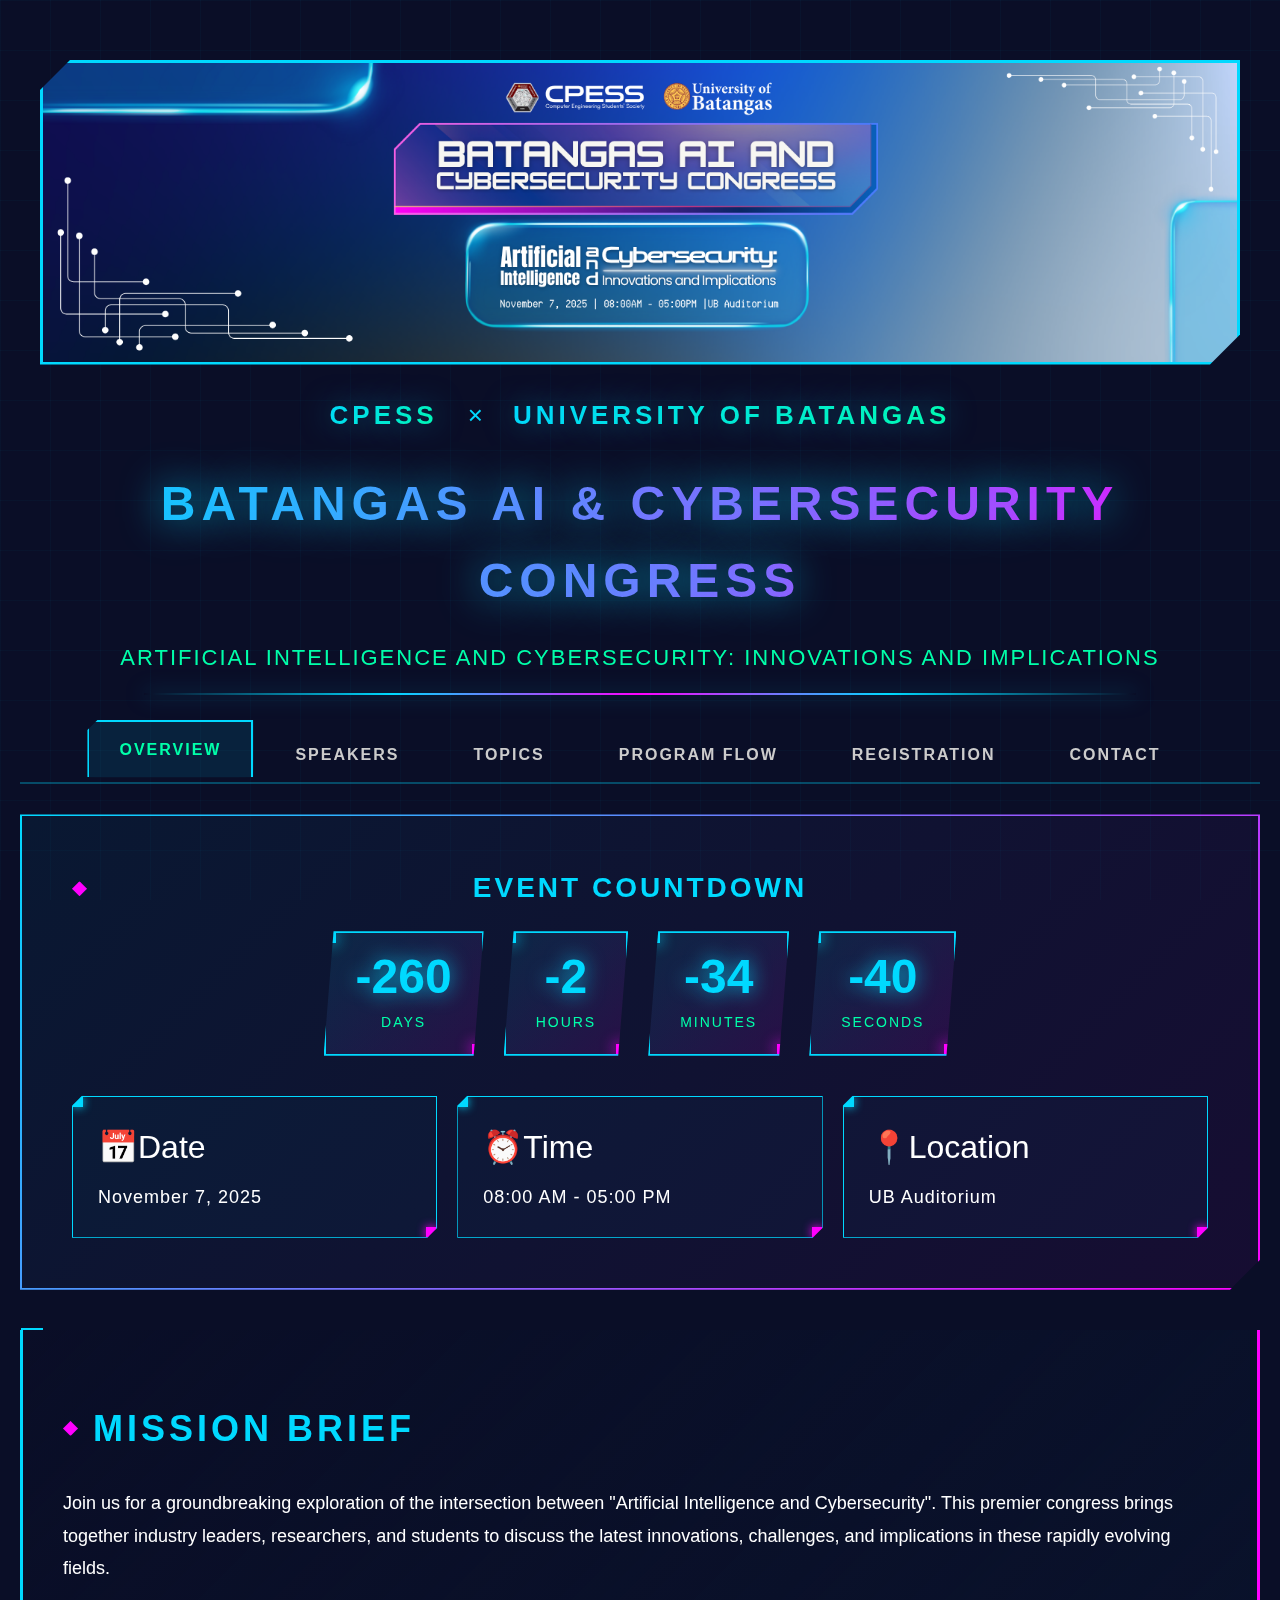
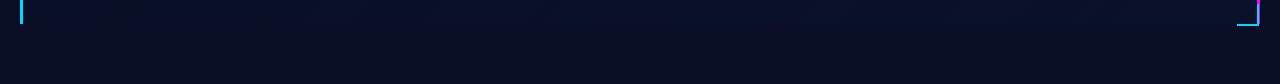
<file: index.html>
<!DOCTYPE html>
<html lang="en">
<head>
    <meta charset="UTF-8">
    <meta name="viewport" content="width=device-width, initial-scale=1.0">
    <title>Batangas AI & Cybersecurity Congress 2025</title>
    <style>
        /* Base and Background Styles */
        * {
            margin: 0;
            padding: 0;
            box-sizing: border-box;
        }

        body {
            font-family: 'Orbitron', 'Rajdhani', sans-serif;
            background: #0a0e27;
            color: #fff;
            line-height: 1.6;
            overflow-x: hidden;
        }

        .grid-bg {
            position: fixed;
            top: 0;
            left: 0;
            width: 100%;
            height: 100%;
            background: 
                linear-gradient(rgba(0, 217, 255, 0.03) 1px, transparent 1px),
                linear-gradient(90deg, rgba(0, 217, 255, 0.03) 1px, transparent 1px);
            background-size: 50px 50px;
            pointer-events: none;
            z-index: 0;
        }

        .particles {
            position: fixed;
            top: 0;
            left: 0;
            width: 100%;
            height: 100%;
            pointer-events: none;
            z-index: 0;
        }

        .particle {
            position: absolute;
            width: 3px;
            height: 3px;
            background: #00d9ff;
            border-radius: 50%;
            animation: float-particle 8s infinite ease-in-out;
            box-shadow: 0 0 10px #00d9ff;
        }

        @keyframes float-particle {
            0%, 100% { transform: translateY(0) translateX(0); opacity: 0.3; }
            50% { transform: translateY(-100px) translateX(50px); opacity: 1; }
        }

        .container {
            position: relative;
            z-index: 1;
            max-width: 1400px;
            margin: 0 auto;
            padding: 20px;
        }

        header {
            text-align: center;
            padding: 40px 0 20px 0;
            position: relative;
        }

        .header-image-container {
            width: 100%;
            max-width: 1200px;
            margin: 0 auto 30px;
            overflow: hidden;
            border: 3px solid #00d9ff;
            box-shadow: 0 0 30px rgba(0, 217, 255, 0.4);
            clip-path: polygon(30px 0, 100% 0, 100% calc(100% - 30px), calc(100% - 30px) 100%, 0 100%, 0 30px);
        }

        .header-image-container img {
            width: 100%;
            height: auto;
            display: block;
        }

        header::after {
            content: '';
            position: absolute;
            bottom: 0;
            left: 50%;
            transform: translateX(-50%);
            width: 80%;
            height: 2px;
            background: linear-gradient(90deg, transparent, #00d9ff, #ff00ff, #00d9ff, transparent);
            box-shadow: 0 0 20px rgba(0, 217, 255, 0.5);
        }

        .logos {
            display: flex;
            justify-content: center;
            align-items: center;
            gap: 30px;
            margin-bottom: 30px;
            flex-wrap: wrap;
        }

        .logo-text {
            font-size: 26px;
            font-weight: 900;
            letter-spacing: 4px;
            background: linear-gradient(135deg, #00d9ff, #00ffaa);
            -webkit-background-clip: text;
            -webkit-text-fill-color: transparent;
            text-transform: uppercase;
            text-shadow: 0 0 30px rgba(0, 217, 255, 0.5);
        }

        .divider {
            color: #00d9ff;
            font-size: 26px;
        }

        h1 {
            font-size: 48px;
            margin: 30px 0 20px;
            text-transform: uppercase;
            letter-spacing: 6px;
            background: linear-gradient(90deg, #00d9ff 0%, #ff00ff 50%, #00d9ff 100%);
            background-size: 200% auto;
            -webkit-background-clip: text;
            -webkit-text-fill-color: transparent;
            animation: shimmer 3s linear infinite;
            text-shadow: 0 0 40px rgba(0, 217, 255, 0.8);
        }

        @keyframes shimmer {
            0% { background-position: 0% center; }
            100% { background-position: 200% center; }
        }

        .subtitle {
            font-size: 22px;
            color: #00ffaa;
            letter-spacing: 2px;
            text-transform: uppercase;
        }

        /* Tab Navigation Styles */
        .tabs-nav {
            display: flex;
            justify-content: center;
            flex-wrap: wrap;
            margin: 30px 0;
            border-bottom: 2px solid rgba(0, 217, 255, 0.3);
            gap: 10px;
        }

        .tab-item {
            padding: 15px 30px;
            color: #ccc;
            text-decoration: none;
            text-transform: uppercase;
            letter-spacing: 2px;
            font-weight: bold;
            cursor: pointer;
            border: 2px solid transparent;
            border-bottom: none;
            position: relative;
            transition: all 0.3s ease;
            clip-path: polygon(10px 0, 100% 0, 100% 100%, 0 100%, 0 10px);
        }

        .tab-item:hover {
            color: #00d9ff;
            background: rgba(0, 217, 255, 0.05);
        }

        .tab-item.active {
            color: #00ffaa;
            border-color: #00d9ff;
            background: rgba(0, 217, 255, 0.1);
            box-shadow: 0 -5px 20px rgba(0, 217, 255, 0.4);
            transform: translateY(-5px);
            z-index: 2;
        }

        .tab-item.active::after {
            content: '';
            position: absolute;
            bottom: -2px;
            left: 0;
            width: 100%;
            height: 2px;
            background: #0a0e27;
            z-index: 3;
        }

        .main-section {
            display: none;
            animation: fadeIn 0.5s ease-in-out;
        }

        .main-section.active {
            display: block;
        }

        @keyframes fadeIn {
            from { opacity: 0; transform: translateY(20px); }
            to { opacity: 1; transform: translateY(0); }
        }

        .hero-section {
            margin: 0;
            padding: 50px;
            background: linear-gradient(135deg, rgba(0, 217, 255, 0.05), rgba(255, 0, 255, 0.05));
            border: 2px solid transparent;
            border-image: linear-gradient(135deg, #00d9ff, #ff00ff) 1;
            position: relative;
            clip-path: polygon(0 0, 100% 0, 100% calc(100% - 30px), calc(100% - 30px) 100%, 0 100%);
        }

        .section {
            margin: 40px 0;
            padding: 40px;
            background: linear-gradient(135deg, rgba(10, 14, 39, 0.9), rgba(0, 217, 255, 0.02));
            border-left: 3px solid #00d9ff;
            border-right: 3px solid #ff00ff;
            position: relative;
        }
        
        h2 {
            font-size: 36px;
            margin: 30px 0 30px;
            text-transform: uppercase;
            letter-spacing: 4px;
            color: #00d9ff;
            position: relative;
            padding-left: 30px;
        }
        
        .event-grid {
            display: grid;
            grid-template-columns: repeat(auto-fit, minmax(250px, 1fr));
            gap: 20px;
            margin-top: 30px;
        }

        .event-item {
            padding: 25px;
            background: rgba(0, 217, 255, 0.03);
            border: 1px solid #00d9ff;
            clip-path: polygon(10px 0, 100% 0, 100% calc(100% - 10px), calc(100% - 10px) 100%, 0 100%, 0 10px);
            position: relative;
            transition: all 0.3s ease;
        }

        .event-item::before {
            content: '';
            position: absolute;
            top: 0;
            left: 0;
            width: 10px;
            height: 10px;
            background: #00d9ff;
            box-shadow: 0 0 10px #00d9ff;
        }

        .event-item::after {
            content: '';
            position: absolute;
            bottom: 0;
            right: 0;
            width: 10px;
            height: 10px;
            background: #ff00ff;
            box-shadow: 0 0 10px #ff00ff;
        }

        .event-item:hover {
            transform: translateY(-5px);
            background: rgba(0, 217, 255, 0.08);
            box-shadow: 0 10px 40px rgba(0, 217, 255, 0.3);
        }

        .event-icon {
            font-size: 32px;
            margin-bottom: 10px;
            display: block;
        }

        .event-text {
            font-size: 18px;
            color: #fff;
            letter-spacing: 1px;
        }

        h2::before {
            content: '';
            position: absolute;
            left: 0;
            top: 50%;
            transform: translateY(-50%);
            width: 15px;
            height: 15px;
            background: #ff00ff;
            box-shadow: 0 0 20px #ff00ff;
            clip-path: polygon(50% 0%, 100% 50%, 50% 100%, 0% 50%);
        }

        .section::before,
        .section::after {
            content: '';
            position: absolute;
            width: 20px;
            height: 20px;
            border: 2px solid #00d9ff;
        }

        .section::before {
            top: -2px;
            left: -2px;
            border-right: none;
            border-bottom: none;
        }

        .section::after {
            bottom: -2px;
            right: -2px;
            border-left: none;
            border-top: none;
        }

        .speaker-card {
            margin: 30px 0;
            padding: 30px;
            background: linear-gradient(135deg, rgba(0, 217, 255, 0.05), rgba(255, 0, 255, 0.05));
            border: 1px solid rgba(0, 217, 255, 0.3);
            display: flex;
            align-items: center;
            gap: 30px;
            flex-wrap: wrap;
            position: relative;
            clip-path: polygon(20px 0, 100% 0, 100% calc(100% - 20px), calc(100% - 20px) 100%, 0 100%, 0 20px);
            transition: all 0.3s ease;
        }

        .speaker-card:hover {
            transform: translateX(10px);
            box-shadow: -10px 10px 40px rgba(0, 217, 255, 0.3);
            border-color: #00d9ff;
        }

        .speaker-photo {
            flex-shrink: 0;
            width: 180px;
            height: 180px;
            position: relative;
        }

        .speaker-photo::before {
            content: '';
            position: absolute;
            top: -10px;
            left: -10px;
            right: -10px;
            bottom: -10px;
            border: 2px solid #00d9ff;
            border-radius: 50%;
            animation: rotate-border 4s linear infinite;
        }

        @keyframes rotate-border {
            0% { transform: rotate(0deg); }
            100% { transform: rotate(360deg); }
        }

        .speaker-photo-inner {
            width: 100%;
            height: 100%;
            border-radius: 50%;
            overflow: hidden;
            border: 3px solid #0a0e27;
            background: linear-gradient(135deg, #1a2744, #0d3a52);
            box-shadow: 0 0 30px rgba(0, 217, 255, 0.5), inset 0 0 20px rgba(0, 217, 255, 0.2);
            display: flex;
            justify-content: center;
            align-items: center;
            color: transparent;
            font-size: 10px;
            background-size: cover;
            background-position: center;
            background-repeat: no-repeat;
            background-blend-mode: normal; 
        }

        /* Speaker Photos */
        .speaker-jerry .speaker-photo-inner {
            background-image: url('8bf00dbf-f4f1-4381-bd97-390cbe5c0e16 (2).jpg');
        }

        .speaker-elvie .speaker-photo-inner {
            background-image: url('c19e6e19-b231-4892-a10a-852aadd645a2 (1).jpg'); 
        }

        .speaker-johnfrancis .speaker-photo-inner {
            background-image: url('577620126_851665863877662_3407797244410410849_n.jpg');
        }

        .speaker-johnelmer .speaker-photo-inner {
            background-image: url('566593844_1740275639978082_5798005922789543004_n.jpg');
        }

        .speaker-info {
            flex: 1;
            min-width: 250px;
        }

        .speaker-name {
            font-size: 28px;
            color: #00d9ff;
            margin-bottom: 10px;
            text-transform: uppercase;
            letter-spacing: 2px;
        }

        .speaker-title {
            font-size: 18px;
            color: #00ffaa;
            margin-bottom: 15px;
            letter-spacing: 1px;
        }

        .speaker-desc {
            color: #ccc;
            line-height: 1.8;
        }

        ul {
            list-style: none;
            padding: 20px 0;
        }

        li {
            padding: 15px 0;
            padding-left: 40px;
            position: relative;
            font-size: 16px;
            letter-spacing: 1px;
        }

        li::before {
            content: '▸';
            position: absolute;
            left: 0;
            color: #00d9ff;
            font-size: 24px;
            animation: pulse-arrow 2s ease-in-out infinite;
        }

        @keyframes pulse-arrow {
            0%, 100% { transform: translateX(0); }
            50% { transform: translateX(5px); }
        }

        .registration-box {
            margin: 30px 0;
            padding: 30px;
            background: linear-gradient(135deg, rgba(255, 0, 255, 0.1), rgba(0, 217, 255, 0.1));
            border: 2px solid #00d9ff;
            position: relative;
            clip-path: polygon(0 0, calc(100% - 30px) 0, 100% 30px, 100% 100%, 30px 100%, 0 calc(100% - 30px));
        }

        .registration-box::before {
            content: '';
            position: absolute;
            top: 0;
            right: 0;
            width: 0;
            height: 0;
            border-style: solid;
            border-width: 0 30px 30px 0;
            border-color: transparent #00d9ff transparent transparent;
        }

        .registration-box::after {
            content: '';
            position: absolute;
            bottom: 0;
            left: 0;
            width: 0;
            height: 0;
            border-style: solid;
            border-width: 30px 0 0 30px;
            border-color: transparent transparent transparent #ff00ff;
        }

        .reg-steps {
            margin: 20px 0;
        }

        .reg-step {
            padding: 15px;
            margin: 15px 0;
            background: rgba(0, 217, 255, 0.05);
            border-left: 4px solid #00d9ff;
            position: relative;
            padding-left: 60px;
        }

        .reg-step::before {
            content: attr(data-step);
            position: absolute;
            left: 15px;
            top: 50%;
            transform: translateY(-50%);
            font-size: 24px;
            font-weight: bold;
            color: #00d9ff;
        }

        .cta-button {
            display: inline-block;
            padding: 18px 50px;
            margin: 20px 10px;
            background: linear-gradient(135deg, #00d9ff, #ff00ff);
            color: #fff;
            text-decoration: none;
            text-transform: uppercase;
            letter-spacing: 2px;
            font-weight: bold;
            clip-path: polygon(10px 0, 100% 0, calc(100% - 10px) 100%, 0 100%);
            position: relative;
            transition: all 0.3s ease;
            box-shadow: 0 5px 25px rgba(0, 217, 255, 0.4);
        }

        .cta-button:hover {
            transform: translateY(-3px);
            box-shadow: 0 10px 40px rgba(0, 217, 255, 0.6);
        }

        .contact-grid {
            display: flex;
            justify-content: center;
            gap: 40px;
            margin: 30px 0;
            flex-wrap: wrap;
        }

        .contact-item {
            padding: 15px 30px;
            background: rgba(0, 217, 255, 0.05);
            border: 1px solid #00d9ff;
            clip-path: polygon(10px 0, 100% 0, calc(100% - 10px) 100%, 0 100%);
        }

        .contact-item a {
            color: #00d9ff;
            text-decoration: none;
            letter-spacing: 1px;
            transition: color 0.3s ease;
        }

        .contact-item a:hover {
            color: #ff00ff;
        }

        .countdown-box {
            padding: 20px 30px;
            background: linear-gradient(135deg, rgba(0, 217, 255, 0.1), rgba(255, 0, 255, 0.1));
            border: 2px solid #00d9ff;
            clip-path: polygon(10px 0, 100% 0, calc(100% - 10px) 100%, 0 100%);
            position: relative;
            min-width: 120px;
        }

        .countdown-box::before {
            content: '';
            position: absolute;
            top: 0;
            left: 0;
            width: 10px;
            height: 10px;
            background: #00d9ff;
            box-shadow: 0 0 15px #00d9ff;
        }

        .countdown-box::after {
            content: '';
            position: absolute;
            bottom: 0;
            right: 0;
            width: 10px;
            height: 10px;
            background: #ff00ff;
            box-shadow: 0 0 15px #ff00ff;
        }

        .countdown-number {
            font-size: 48px;
            font-weight: bold;
            color: #00d9ff;
            text-shadow: 0 0 20px rgba(0, 217, 255, 0.8);
            line-height: 1;
            margin-bottom: 10px;
        }

        .countdown-label {
            font-size: 14px;
            letter-spacing: 2px;
            color: #00ffaa;
            text-transform: uppercase;
        }

        .qr-code-container {
            width: 100%;
            max-width: 400px;
            margin: 0 auto;
            padding: 30px;
            background: rgba(0, 217, 255, 0.05);
            border: 3px solid #00d9ff;
            box-shadow: 0 0 30px rgba(0, 217, 255, 0.4);
            clip-path: polygon(20px 0, 100% 0, 100% calc(100% - 20px), calc(100% - 20px) 100%, 0 100%, 0 20px);
            position: relative;
        }

        .qr-code-container::before {
            content: '';
            position: absolute;
            top: 10px;
            left: 10px;
            width: 20px;
            height: 20px;
            border-top: 3px solid #00d9ff;
            border-left: 3px solid #00d9ff;
        }

        .qr-code-container::after {
            content: '';
            position: absolute;
            bottom: 10px;
            right: 10px;
            width: 20px;
            height: 20px;
            border-bottom: 3px solid #ff00ff;
            border-right: 3px solid #ff00ff;
        }

        .qr-code-container img {
            width: 100%;
            height: auto;
            display: block;
            border: 2px solid rgba(0, 217, 255, 0.3);
        }

        .evaluation-description {
            font-size: 18px;
            line-height: 1.8;
            color: #ccc;
            max-width: 800px;
            margin: 0 auto;
            padding: 20px;
            background: rgba(0, 217, 255, 0.03);
            border-left: 4px solid #00d9ff;
            border-right: 4px solid #ff00ff;
        }

        .evaluation-description strong {
            color: #00ffaa;
            font-size: 20px;
            display: block;
            margin-bottom: 15px;
        }

        @media (max-width: 768px) {
            h1 { font-size: 32px; }
            h2 { font-size: 28px; }
            .speaker-card { flex-direction: column; text-align: center; }
            .countdown-number { font-size: 36px; }
            .countdown-box { padding: 15px 20px; min-width: 100px; }
            .tabs-nav { flex-direction: column; }
            .tab-item { width: 100%; text-align: center; clip-path: polygon(0 0, 100% 0, 100% 100%, 0 100%); }
            .tab-item.active { transform: translateY(0); }
            .qr-code-container { max-width: 300px; padding: 20px; }
        }

        .program-image-container {
            max-width: 900px; /* Controls the maximum display size of the image */
            margin: 40px auto;
            border: 2px solid #ff00ff; /* Magenta outer border */
            box-shadow: 0 0 40px rgba(255, 0, 255, 0.5);
            padding: 10px;
            background: rgba(255, 0, 255, 0.1);
            /* Futuristic clip-path shape */
            clip-path: polygon(0 20px, 20px 0, 100% 0, 100% calc(100% - 20px), calc(100% - 20px) 100%, 0 100%);
        }

        .program-image-container img {
            width: 100%; /* Ensures the image scales to fit the container */
            height: auto;
            display: block;
            border: 1px solid #00d9ff; /* Inner neon border */
        }
    </style>
</head>
<body>
    <div class="grid-bg"></div>
    <div class="particles" id="particles"></div>

    <div class="container">
        <header>
            <div class="header-image-container">
                <!-- Replace 'YOUR-HEADER-IMAGE-URL-HERE' with your actual header image URL -->
                <img src="Header.png" alt="Batangas AI & Cybersecurity Congress Header">
            </div>
            <div class="logos">
                <div class="logo-text">CPESS</div>
                <div class="divider">×</div>
                <div class="logo-text">University of Batangas</div>
            </div>
            <h1>Batangas AI & Cybersecurity Congress</h1>
            <p class="subtitle">Artificial Intelligence and Cybersecurity: Innovations and Implications</p>
        </header>

        <nav class="tabs-nav">
            <a class="tab-item active" data-target="overview">Overview</a>
            <a class="tab-item" data-target="speakers">Speakers</a>
            <a class="tab-item" data-target="topics">Topics</a>
            <a class="tab-item" data-target="program-flow">Program Flow</a>
            <a class="tab-item" data-target="registration">Registration</a>
            <a class="tab-item" data-target="contact">Contact</a>
        </nav>
        
        <div id="overview" class="main-section active">
            <div class="hero-section">
                <div style="text-align: center; margin-bottom: 40px;">
                    <h2 style="margin: 0 0 20px 0; padding: 0; font-size: 28px; letter-spacing: 3px;">EVENT COUNTDOWN</h2>
                    <div id="countdown" style="display: flex; justify-content: center; gap: 20px; flex-wrap: wrap;">
                        <div class="countdown-box">
                            <div class="countdown-number" id="days">00</div>
                            <div class="countdown-label">DAYS</div>
                        </div>
                        <div class="countdown-box">
                            <div class="countdown-number" id="hours">00</div>
                            <div class="countdown-label">HOURS</div>
                        </div>
                        <div class="countdown-box">
                            <div class="countdown-number" id="minutes">00</div>
                            <div class="countdown-label">MINUTES</div>
                        </div>
                        <div class="countdown-box">
                            <div class="countdown-number" id="seconds">00</div>
                            <div class="countdown-label">SECONDS</div>
                        </div>
                    </div>
                </div>

                <div class="event-grid">
                    <div class="event-item">
                        <span class="event-icon">📅Date</span>
                        <div class="event-text">November 7, 2025</div>
                    </div>
                    <div class="event-item">
                        <span class="event-icon">⏰Time</span>
                        <div class="event-text">08:00 AM - 05:00 PM</div>
                    </div>
                    <div class="event-item">
                        <span class="event-icon">📍Location</span>
                        <div class="event-text">UB Auditorium</div>
                    </div>
                </div>
            </div>

            <div class="section" id="mission-brief-content">
                <h2>Mission Brief</h2>
                <p style="font-size: 18px; line-height: 1.8;">Join us for a groundbreaking exploration of the intersection between "Artificial Intelligence and Cybersecurity". This premier congress brings together industry leaders, researchers, and students to discuss the latest innovations, challenges, and implications in these rapidly evolving fields.</p>
            </div>
        </div>
        
        <div id="speakers" class="main-section">
            <h2 style="margin-top: 0;">Featured Speakers</h2>

            <div class="speaker-card speaker-jerry">
                <div class="speaker-photo">
                    <div class="speaker-photo-inner"></div>
                </div>
                <div class="speaker-info">
                    <div class="speaker-name">Mr. Jerry Sto. Tomas</div>
                    <div class="speaker-title">CEO - FusionNode, Inc.</div>
                    <p class="speaker-desc">Industry leader in technology innovation and cybersecurity solutions with extensive experience in enterprise security architecture.</p>
                </div>
            </div>

            <div class="speaker-card speaker-elvie">
                <div class="speaker-photo">
                    <div class="speaker-photo-inner"></div>
                </div>
                <div class="speaker-info">
                    <div class="speaker-name">Ms. Elvie Pita</div>
                    <div class="speaker-title">Head of the Innovative Learning Unit - University of Batangas</div>
                    <p class="speaker-desc">Expert in educational technology and innovative learning methodologies, pioneering AI integration in education.</p>
                </div>
            </div>

            <div class="speaker-card speaker-johnfrancis">
                <div class="speaker-photo">
                    <div class="speaker-photo-inner"></div>
                </div>
                <div class="speaker-info">
                    <div class="speaker-name">Mr. Anthony Vhic R. Cedo, LPT</div>
                    <div class="speaker-title">Education Technology Operations Manager Rakso Computer Technology, Inc. (RAKSO CT)</div>
                    <p class="speaker-desc">Anthony Vhic Cedo is a licensed professional teacher with over four years of teaching experience.
He graduated cum laude with a Bachelor of Secondary Education, major in Social Studies, from
Jose Rizal University, where he is currently pursuing his Master of Arts in Educational
Administration.
He previously served as a Senior High School faculty member at the College of San Benildo-Rizal,
where he taught various social science subjects. He also participated in the Data Science and
Analytics Program of the Private Education Assistance Committee (PEAC), in partnership with the
Lee Kuan Yew School of Public Policy at the National University of Singapore.
As a multi-certified education technology advocate, Anthony has conducted numerous training
sessions for school leaders, faculty, staff, and students on educational technology, productivity
tools, and artificial intelligence in education. He also serves as a national trainer for the National
Educators Association of the Philippines (NEAP), where he conducts training for DepEd school
leaders, including principals, division and regional chiefs, and public schools district supervisors.
Currently serving as Education Technology Operations Manager, Anthony is passionate about
empowering students, educators, and school leaders through the innovative use of educational
technology.66</p>
                </div>
            </div>

            <div class="speaker-card speaker-johnelmer">
                <div class="speaker-photo">
                    <div class="speaker-photo-inner"></div>
                </div>
                <div class="speaker-info">
                    <div class="speaker-name">Mr.Carlo Alviar</div>
                    <div class="speaker-title">Systems Engineering Expert</div>
                    <p class="speaker-desc">With, 15 years of ICT experience working as a Technical Sales for international and local IT comapnies in the Philippines.
                    Currently employed as a Solution Consultant for Cybersecurity under Globe Business.
                    Worked as a Product Specialist under the New Business and Product Department of ANTlabs.
                    Worked for Bee Information Technology PH Inc. as a Product Manager for Data Center. Responsible for brand awareness, solution reviews and sales team support.
                    Holding Certifications for Cloud Services, Wired & Wireless and Cybersecurity services</p>
                </div>
            </div>
        </div>

        <div id="topics" class="main-section">
            <div class="section" style="margin-top: 0;">
                <h2>Core Topics</h2>
                <ul>
                    <li>AI-powered threat detection and response systems</li>
                    <li>Machine learning algorithms in cybersecurity</li>
                    <li>Ethical implications of autonomous AI systems</li>
                    <li>Privacy protection and data security protocols</li>
                    <li>Future trajectories of secure AI architecture</li>
                </ul>
            </div>
            
            <div class="section">
                <h2>Target Operatives</h2>
                <ul>
                    <li>Computer engineering students and researchers</li>
                    <li>Cybersecurity professionals and analysts</li>
                    <li>AI researchers and machine learning engineers</li>
                    <li>Technology enthusiasts and innovators</li>
                </ul>
            </div>
        </div>
<section id="program-flow" class="main-section">
    <div class="section">
        <h2>Congress Program Overview</h2>
        <p class="subtitle" style="margin-bottom: 30px; color: #ccc;">
            A visual roadmap of the key sessions and time slots for the Batangas AI & Cybersecurity Congress 2025.
        </p>

        <div class="program-image-container">
            <img src="574568447_795618250021906_891259956111231147_n.png" alt="Congress Program Flow" />
        </div>
        
        <p style="text-align: center; margin-top: 30px; font-size: 16px; color: #00ffaa; letter-spacing: 1px;">
            **Note:** This is a simplified overview. Detailed topics and speakers for each slot are available on the Speakers tab.
        </p>
    </div>
</section>
        <div id="registration" class="main-section">
            <div class="section" style="margin-top: 0;">
                <h2>Registration Protocol</h2>
                
                <div class="reg-steps">
                    <div class="reg-step" data-step="01">Fill out the Google Forms to register</div>
                    <div class="reg-step" data-step="02">Pay through GCash provided in the Google Forms</div>
                    <div class="reg-step" data-step="03">Confirmation and further details will be sent to your registered email</div>
                    <div class="reg-step" data-step="04">Follow the CPESS UBat Facebook Page and keep your notifications open for updates</div>
                </div>

                <div class="registration-box">
                    <h3 style="color: #00d9ff; font-size: 24px; margin-bottom: 15px; text-transform: uppercase; letter-spacing: 2px;">Early Registration (Until Oct 31, 2025)</h3>
                    <p style="font-size: 18px; margin-bottom: 10px; color: #00ffaa;">Inclusive of Seminar Kit</p>
                    <p style="font-size: 16px; margin-bottom: 10px; color: #d8dada;">ID</p>
                    <p style="font-size: 16px; margin-bottom: 10px; color: #d8dada;">Lace</p>
                    <p style="font-size: 16px; margin-bottom: 10px; color: #d8dada;">Pen</p>
                    <p style="font-size: 16px; margin-bottom: 10px; color: #d8dada;">NoteBook</p>
                    <p style="font-size: 16px; margin-top: 20px;">For more queries, you may email at <strong style="color: #00d9ff;">cpess@ub.edu.ph</strong></p>
                    <p style="font-size: 16px;">or contact <strong style="color: #00d9ff;">Rica Paulyn Barredo</strong> via mobile <strong style="color: #00d9ff;">09673048349</strong></p>
                </div>
            </div>

            <div class="cta-section">
                <h2 style="margin: 0 0 20px 0; padding: 0;">Initiate Registration</h2>
                <p style="font-size: 20px; margin-bottom: 30px; color: #00ffaa;">Secure your spot in this transformative event</p>
                
                <a href="https://docs.google.com/forms/d/e/1FAIpQLSc34j2OzIyu5sjMYawQZbzC7JDunj-GWVKH8wCZKlL103BSAw/viewform" class="cta-button" target="_blank">Register Now</a>
            </div>
        </div>

        <div id="contact" class="main-section">
            <div class="cta-section" style="margin-top: 0;">
                <h2 style="margin: 0 0 20px 0; padding: 0;">Establish Contact</h2>
                <p style="font-size: 20px; margin-bottom: 30px; color: #00ffaa;">Connect with the organizing committee for support.</p>
            </div>
            
            <footer style="margin-top: 0; border: none;">
                <p style="font-size: 24px; margin-bottom: 20px; letter-spacing: 2px; color: #00d9ff;">Computer Engineering Student's Society</p>
                <p style="font-size: 18px; margin-bottom: 30px;">University of Batangas</p>
                
                <div class="contact-grid">
                    <div class="contact-item">
                        <span style="margin-right: 10px;">📘</span>
                        <a href="https://facebook.com/CPESSUBat" target="_blank">CPESS UBat</a>
                    </div>
                    <div class="contact-item">
                        <span style="margin-right: 10px;">✉️</span>
                        <a href="mailto:cpess@ub.edu.ph">cpess@ub.edu.ph</a>
                    </div>
                </div>
                
                <p style="margin-top: 40px; opacity: 0.6; letter-spacing: 1px;">© 2025 CPESS - University of Batangas. All rights reserved.</p>
                <p style="margin-top: 40px; opacity: 0.6; letter-spacing: 1px;">© Created by: Engr. Xiao Villacrusis.</p>    
            </footer>
        </div>
    </div>
    
    <script>
        // Tab Functionality
        document.addEventListener('DOMContentLoaded', () => {
            const tabs = document.querySelectorAll('.tab-item');
            const sections = document.querySelectorAll('.main-section');

            tabs.forEach(tab => {
                tab.addEventListener('click', () => {
                    // Remove active class from all tabs and sections
                    tabs.forEach(t => t.classList.remove('active'));
                    sections.forEach(s => s.classList.remove('active'));

                    // Add active class to the clicked tab
                    tab.classList.add('active');

                    // Show the corresponding section
                    const targetId = tab.getAttribute('data-target');
                    document.getElementById(targetId).classList.add('active');
                });
            });

            // Countdown Timer
            const eventDate = new Date('November 7, 2025 08:00:00').getTime();

            const updateCountdown = () => {
                const now = new Date().getTime();
                const distance = eventDate - now;

                const days = Math.floor(distance / (1000 * 60 * 60 * 24));
                const hours = Math.floor((distance % (1000 * 60 * 60 * 24)) / (1000 * 60 * 60));
                const minutes = Math.floor((distance % (1000 * 60 * 60)) / (1000 * 60));
                const seconds = Math.floor((distance % (1000 * 60)) / 1000);

                // Display the results
                document.getElementById('days').textContent = String(days).padStart(2, '0');
                document.getElementById('hours').textContent = String(hours).padStart(2, '0');
                document.getElementById('minutes').textContent = String(minutes).padStart(2, '0');
                document.getElementById('seconds').textContent = String(seconds).padStart(2, '0');

                // If the countdown is finished
                if (distance < 0) {
                    clearInterval(countdownInterval);
                    document.getElementById('countdown').innerHTML = "<div style='color:#ff00ff; font-size:28px;'>EVENT IS LIVE!</div>";
                }
            };

            updateCountdown();
            const countdownInterval = setInterval(updateCountdown, 1000);

            // Particle generation (optional)
            const particleContainer = document.getElementById('particles');
            for (let i = 0; i < 50; i++) {
                const particle = document.createElement('div');
                particle.className = 'particle';
                particle.style.left = `${Math.random() * 100}vw`;
                particle.style.top = `${Math.random() * 100}vh`;
                particle.style.animationDelay = `${Math.random() * 8}s`;
                particleContainer.appendChild(particle);
            }
        });
    </script>
</body>
</html>
</file>
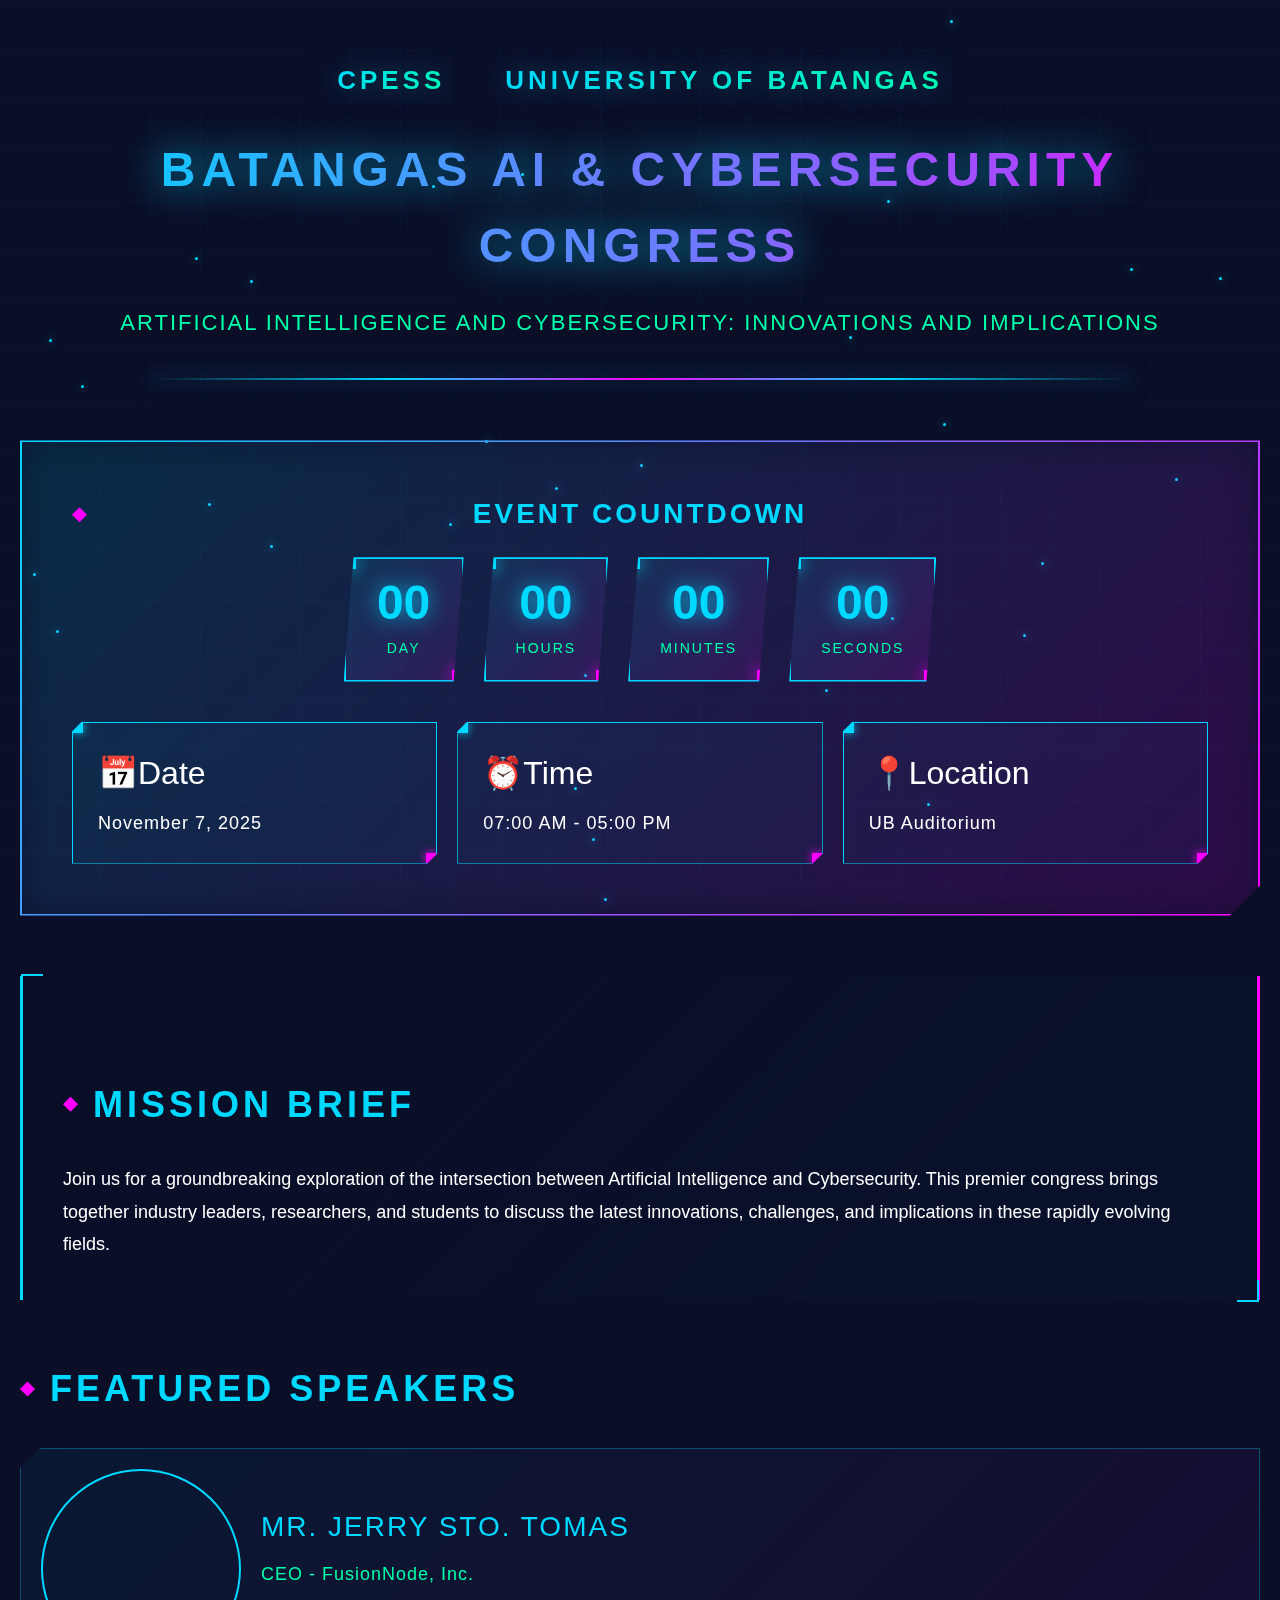
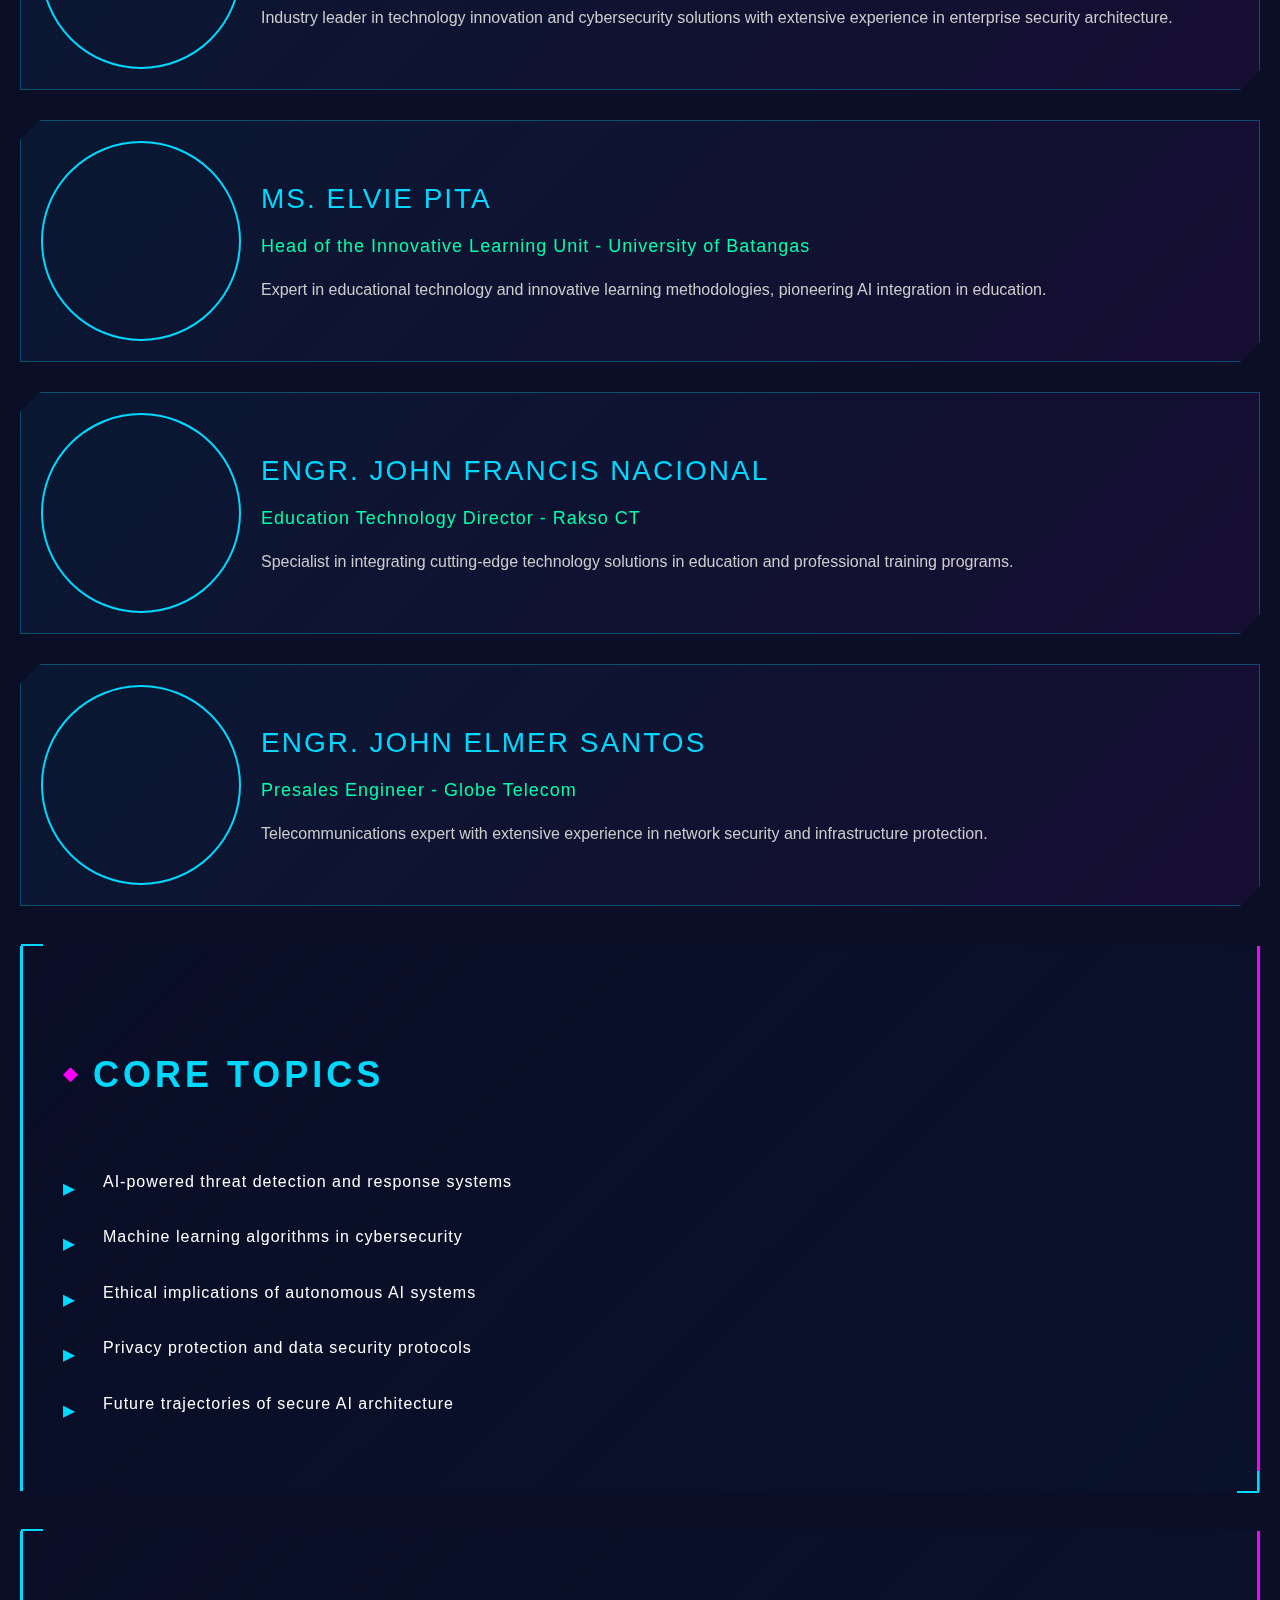
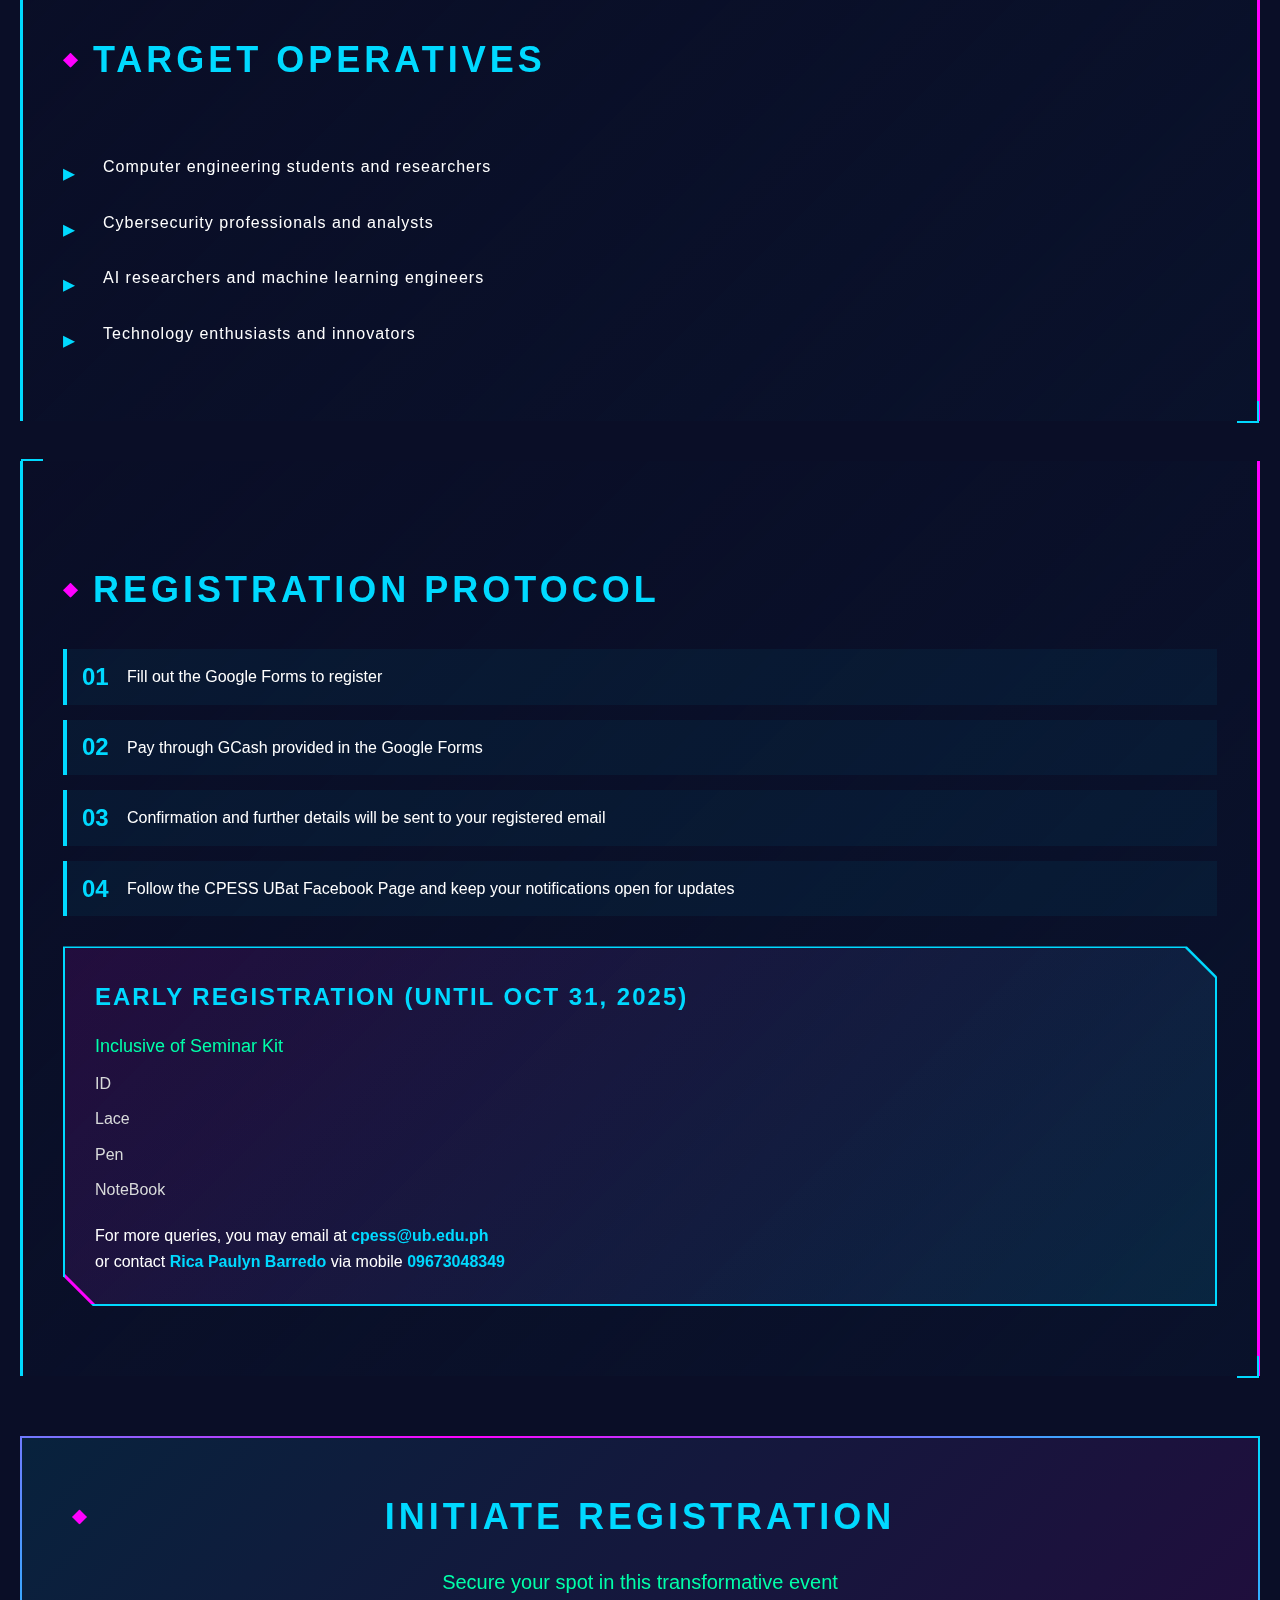
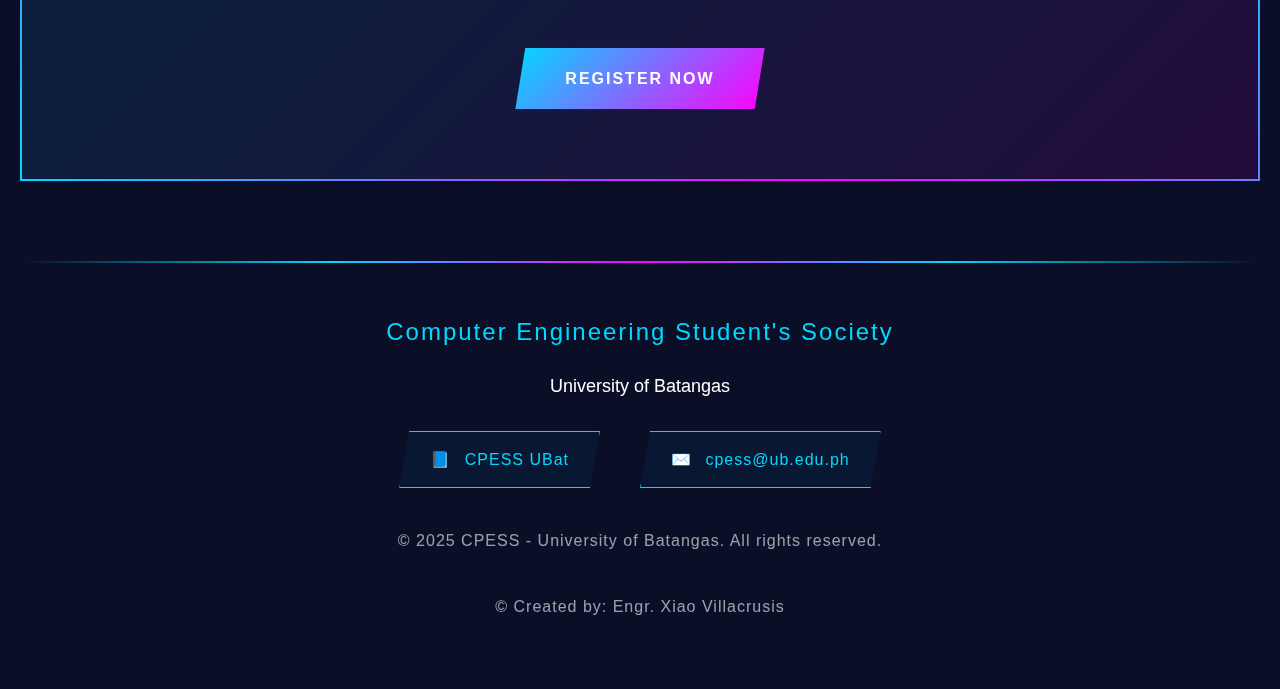
<file: updated index.html>
<!DOCTYPE html>
<html lang="en">
<head>
    <meta charset="UTF-8">
    <meta name="viewport" content="width=device-width, initial-scale=1.0">
    <title>Batangas AI & Cybersecurity Congress 2025</title>
    <style>
        * {
            margin: 0;
            padding: 0;
            box-sizing: border-box;
        }

        body {
            font-family: 'Orbitron', 'Rajdhani', sans-serif;
            background: #0a0e27;
            color: #fff;
            line-height: 1.6;
            overflow-x: hidden;
        }

        .grid-bg {
            position: fixed;
            top: 0;
            left: 0;
            width: 100%;
            height: 100%;
            background: 
                linear-gradient(rgba(0, 217, 255, 0.03) 1px, transparent 1px),
                linear-gradient(90deg, rgba(0, 217, 255, 0.03) 1px, transparent 1px);
            background-size: 50px 50px;
            pointer-events: none;
            z-index: 0;
        }

        .particles {
            position: fixed;
            top: 0;
            left: 0;
            width: 100%;
            height: 100%;
            pointer-events: none;
            z-index: 0;
        }

        .particle {
            position: absolute;
            width: 3px;
            height: 3px;
            background: #00d9ff;
            border-radius: 50%;
            animation: float-particle 8s infinite ease-in-out;
            box-shadow: 0 0 10px #00d9ff;
        }

        @keyframes float-particle {
            0%, 100% { transform: translateY(0) translateX(0); opacity: 0.3; }
            50% { transform: translateY(-100px) translateX(50px); opacity: 1; }
        }

        .container {
            position: relative;
            z-index: 1;
            max-width: 1400px;
            margin: 0 auto;
            padding: 20px;
        }

        header {
            text-align: center;
            padding: 40px 0;
            position: relative;
        }

        header::after {
            content: '';
            position: absolute;
            bottom: 0;
            left: 50%;
            transform: translateX(-50%);
            width: 80%;
            height: 2px;
            background: linear-gradient(90deg, transparent, #00d9ff, #ff00ff, #00d9ff, transparent);
            box-shadow: 0 0 20px rgba(0, 217, 255, 0.5);
        }

        .logos {
            display: flex;
            justify-content: center;
            align-items: center;
            gap: 30px;
            margin-bottom: 30px;
            flex-wrap: wrap;
        }

        .logo-text {
            font-size: 26px;
            font-weight: 900;
            letter-spacing: 4px;
            background: linear-gradient(135deg, #00d9ff, #00ffaa);
            -webkit-background-clip: text;
            -webkit-text-fill-color: transparent;
            text-transform: uppercase;
            text-shadow: 0 0 30px rgba(0, 217, 255, 0.5);
        }

        .divider {
            color: #00d9ff;
            font-size: 26px;
        }

        h1 {
            font-size: 48px;
            margin: 30px 0 20px;
            text-transform: uppercase;
            letter-spacing: 6px;
            background: linear-gradient(90deg, #00d9ff 0%, #ff00ff 50%, #00d9ff 100%);
            background-size: 200% auto;
            -webkit-background-clip: text;
            -webkit-text-fill-color: transparent;
            animation: shimmer 3s linear infinite;
            text-shadow: 0 0 40px rgba(0, 217, 255, 0.8);
        }

        @keyframes shimmer {
            0% { background-position: 0% center; }
            100% { background-position: 200% center; }
        }

        .subtitle {
            font-size: 22px;
            color: #00ffaa;
            letter-spacing: 2px;
            text-transform: uppercase;
        }

        .hero-section {
            margin: 60px 0;
            padding: 50px;
            background: linear-gradient(135deg, rgba(0, 217, 255, 0.05), rgba(255, 0, 255, 0.05));
            border: 2px solid transparent;
            border-image: linear-gradient(135deg, #00d9ff, #ff00ff) 1;
            position: relative;
            clip-path: polygon(0 0, 100% 0, 100% calc(100% - 30px), calc(100% - 30px) 100%, 0 100%);
        }

        .hero-section::before {
            content: '';
            position: absolute;
            top: -2px;
            left: -2px;
            right: -2px;
            bottom: -2px;
            background: linear-gradient(135deg, #00d9ff, #ff00ff);
            z-index: -1;
            opacity: 0.1;
            filter: blur(20px);
        }

        .event-grid {
            display: grid;
            grid-template-columns: repeat(auto-fit, minmax(250px, 1fr));
            gap: 20px;
            margin-top: 30px;
        }

        .event-item {
            padding: 25px;
            background: rgba(0, 217, 255, 0.03);
            border: 1px solid #00d9ff;
            clip-path: polygon(10px 0, 100% 0, 100% calc(100% - 10px), calc(100% - 10px) 100%, 0 100%, 0 10px);
            position: relative;
            transition: all 0.3s ease;
        }

        .event-item::before {
            content: '';
            position: absolute;
            top: 0;
            left: 0;
            width: 10px;
            height: 10px;
            background: #00d9ff;
            box-shadow: 0 0 10px #00d9ff;
        }

        .event-item::after {
            content: '';
            position: absolute;
            bottom: 0;
            right: 0;
            width: 10px;
            height: 10px;
            background: #ff00ff;
            box-shadow: 0 0 10px #ff00ff;
        }

        .event-item:hover {
            transform: translateY(-5px);
            background: rgba(0, 217, 255, 0.08);
            box-shadow: 0 10px 40px rgba(0, 217, 255, 0.3);
        }

        .event-icon {
            font-size: 32px;
            margin-bottom: 10px;
            display: block;
        }

        .event-text {
            font-size: 18px;
            color: #fff;
            letter-spacing: 1px;
        }

        h2 {
            font-size: 36px;
            margin: 60px 0 30px;
            text-transform: uppercase;
            letter-spacing: 4px;
            color: #00d9ff;
            position: relative;
            padding-left: 30px;
        }

        h2::before {
            content: '';
            position: absolute;
            left: 0;
            top: 50%;
            transform: translateY(-50%);
            width: 15px;
            height: 15px;
            background: #ff00ff;
            box-shadow: 0 0 20px #ff00ff;
            clip-path: polygon(50% 0%, 100% 50%, 50% 100%, 0% 50%);
        }

        .section {
            margin: 40px 0;
            padding: 40px;
            background: linear-gradient(135deg, rgba(10, 14, 39, 0.9), rgba(0, 217, 255, 0.02));
            border-left: 3px solid #00d9ff;
            border-right: 3px solid #ff00ff;
            position: relative;
        }

        .section::before,
        .section::after {
            content: '';
            position: absolute;
            width: 20px;
            height: 20px;
            border: 2px solid #00d9ff;
        }

        .section::before {
            top: -2px;
            left: -2px;
            border-right: none;
            border-bottom: none;
        }

        .section::after {
            bottom: -2px;
            right: -2px;
            border-left: none;
            border-top: none;
        }

        .speaker-card {
            margin: 30px 0;
            padding: 30px;
            background: linear-gradient(135deg, rgba(0, 217, 255, 0.05), rgba(255, 0, 255, 0.05));
            border: 1px solid rgba(0, 217, 255, 0.3);
            display: flex;
            align-items: center;
            gap: 30px;
            flex-wrap: wrap;
            position: relative;
            clip-path: polygon(20px 0, 100% 0, 100% calc(100% - 20px), calc(100% - 20px) 100%, 0 100%, 0 20px);
            transition: all 0.3s ease;
        }

        .speaker-card:hover {
            transform: translateX(10px);
            box-shadow: -10px 10px 40px rgba(0, 217, 255, 0.3);
            border-color: #00d9ff;
        }

        .speaker-photo {
            flex-shrink: 0;
            width: 180px;
            height: 180px;
            position: relative;
        }

        .speaker-photo::before {
            content: '';
            position: absolute;
            top: -10px;
            left: -10px;
            right: -10px;
            bottom: -10px;
            border: 2px solid #00d9ff;
            border-radius: 50%;
            animation: rotate-border 4s linear infinite;
        }

        @keyframes rotate-border {
            0% { transform: rotate(0deg); }
            100% { transform: rotate(360deg); }
        }

        .speaker-photo-inner {
            width: 100%;
            height: 100%;
            border-radius: 50%;
            overflow: hidden;
            border: 3px solid #0a0e27;
            background: linear-gradient(135deg, #1a2744, #0d3a52);
            box-shadow: 0 0 30px rgba(0, 217, 255, 0.5), inset 0 0 20px rgba(0, 217, 255, 0.2);
        }

        .speaker-info {
            flex: 1;
            min-width: 250px;
        }

        .speaker-name {
            font-size: 28px;
            color: #00d9ff;
            margin-bottom: 10px;
            text-transform: uppercase;
            letter-spacing: 2px;
        }

        .speaker-title {
            font-size: 18px;
            color: #00ffaa;
            margin-bottom: 15px;
            letter-spacing: 1px;
        }

        .speaker-desc {
            color: #ccc;
            line-height: 1.8;
        }

        ul {
            list-style: none;
            padding: 20px 0;
        }

        li {
            padding: 15px 0;
            padding-left: 40px;
            position: relative;
            font-size: 16px;
            letter-spacing: 1px;
        }

        li::before {
            content: '▸';
            position: absolute;
            left: 0;
            color: #00d9ff;
            font-size: 24px;
            animation: pulse-arrow 2s ease-in-out infinite;
        }

        @keyframes pulse-arrow {
            0%, 100% { transform: translateX(0); }
            50% { transform: translateX(5px); }
        }

        .registration-box {
            margin: 30px 0;
            padding: 30px;
            background: linear-gradient(135deg, rgba(255, 0, 255, 0.1), rgba(0, 217, 255, 0.1));
            border: 2px solid #00d9ff;
            position: relative;
            clip-path: polygon(0 0, calc(100% - 30px) 0, 100% 30px, 100% 100%, 30px 100%, 0 calc(100% - 30px));
        }

        .registration-box::before {
            content: '';
            position: absolute;
            top: 0;
            right: 0;
            width: 0;
            height: 0;
            border-style: solid;
            border-width: 0 30px 30px 0;
            border-color: transparent #00d9ff transparent transparent;
        }

        .registration-box::after {
            content: '';
            position: absolute;
            bottom: 0;
            left: 0;
            width: 0;
            height: 0;
            border-style: solid;
            border-width: 30px 0 0 30px;
            border-color: transparent transparent transparent #ff00ff;
        }

        .reg-steps {
            margin: 20px 0;
        }

        .reg-step {
            padding: 15px;
            margin: 15px 0;
            background: rgba(0, 217, 255, 0.05);
            border-left: 4px solid #00d9ff;
            position: relative;
            padding-left: 60px;
        }

        .reg-step::before {
            content: attr(data-step);
            position: absolute;
            left: 15px;
            top: 50%;
            transform: translateY(-50%);
            font-size: 24px;
            font-weight: bold;
            color: #00d9ff;
        }

        .cta-button {
            display: inline-block;
            padding: 18px 50px;
            margin: 20px 10px;
            background: linear-gradient(135deg, #00d9ff, #ff00ff);
            color: #fff;
            text-decoration: none;
            text-transform: uppercase;
            letter-spacing: 2px;
            font-weight: bold;
            clip-path: polygon(10px 0, 100% 0, calc(100% - 10px) 100%, 0 100%);
            position: relative;
            transition: all 0.3s ease;
            box-shadow: 0 5px 25px rgba(0, 217, 255, 0.4);
        }

        .cta-button:hover {
            transform: translateY(-3px);
            box-shadow: 0 10px 40px rgba(0, 217, 255, 0.6);
        }

        .cta-section {
            text-align: center;
            margin: 60px 0;
            padding: 50px;
            background: linear-gradient(135deg, rgba(0, 217, 255, 0.1), rgba(255, 0, 255, 0.1));
            border: 2px solid transparent;
            border-image: linear-gradient(45deg, #00d9ff, #ff00ff, #00d9ff) 1;
        }

        footer {
            text-align: center;
            padding: 50px 0;
            margin-top: 80px;
            border-top: 2px solid transparent;
            border-image: linear-gradient(90deg, transparent, #00d9ff, #ff00ff, #00d9ff, transparent) 1;
            position: relative;
        }

        .contact-grid {
            display: flex;
            justify-content: center;
            gap: 40px;
            margin: 30px 0;
            flex-wrap: wrap;
        }

        .contact-item {
            padding: 15px 30px;
            background: rgba(0, 217, 255, 0.05);
            border: 1px solid #00d9ff;
            clip-path: polygon(10px 0, 100% 0, calc(100% - 10px) 100%, 0 100%);
        }

        .contact-item a {
            color: #00d9ff;
            text-decoration: none;
            letter-spacing: 1px;
            transition: color 0.3s ease;
        }

        .contact-item a:hover {
            color: #ff00ff;
        }

        .countdown-box {
            padding: 20px 30px;
            background: linear-gradient(135deg, rgba(0, 217, 255, 0.1), rgba(255, 0, 255, 0.1));
            border: 2px solid #00d9ff;
            clip-path: polygon(10px 0, 100% 0, calc(100% - 10px) 100%, 0 100%);
            position: relative;
            min-width: 120px;
        }

        .countdown-box::before {
            content: '';
            position: absolute;
            top: 0;
            left: 0;
            width: 10px;
            height: 10px;
            background: #00d9ff;
            box-shadow: 0 0 15px #00d9ff;
        }

        .countdown-box::after {
            content: '';
            position: absolute;
            bottom: 0;
            right: 0;
            width: 10px;
            height: 10px;
            background: #ff00ff;
            box-shadow: 0 0 15px #ff00ff;
        }

        .countdown-number {
            font-size: 48px;
            font-weight: bold;
            color: #00d9ff;
            text-shadow: 0 0 20px rgba(0, 217, 255, 0.8);
            line-height: 1;
            margin-bottom: 10px;
        }

        .countdown-label {
            font-size: 14px;
            letter-spacing: 2px;
            color: #00ffaa;
            text-transform: uppercase;
        }

        @media (max-width: 768px) {
            h1 { font-size: 32px; }
            h2 { font-size: 28px; }
            .speaker-card { flex-direction: column; text-align: center; }
            .countdown-number { font-size: 36px; }
            .countdown-box { padding: 15px 20px; min-width: 100px; }
        }
    </style>
</head>
<body>
    <div class="grid-bg"></div>
    <div class="particles" id="particles"></div>

    <div class="container">
        <header>
            <div class="logos">
                <div class="logo-text">CPESS</div>
                <div class="divider"></div>
                <div class="logo-text">University of Batangas</div>
            </div>
            <h1>Batangas AI & Cybersecurity Congress</h1>
            <p class="subtitle">Artificial Intelligence and Cybersecurity: Innovations and Implications</p>
        </header>

        <div class="hero-section">
            <div style="text-align: center; margin-bottom: 40px;">
                <h2 style="margin: 0 0 20px 0; padding: 0; font-size: 28px; letter-spacing: 3px;">EVENT COUNTDOWN</h2>
                <div id="countdown" style="display: flex; justify-content: center; gap: 20px; flex-wrap: wrap;">
                    <div class="countdown-box">
                        <div class="countdown-number" id="days">00</div>
                        <div class="countdown-label">DAY</div>
                    </div>
                    <div class="countdown-box">
                        <div class="countdown-number" id="hours">00</div>
                        <div class="countdown-label">HOURS</div>
                    </div>
                    <div class="countdown-box">
                        <div class="countdown-number" id="minutes">00</div>
                        <div class="countdown-label">MINUTES</div>
                    </div>
                    <div class="countdown-box">
                        <div class="countdown-number" id="seconds">00</div>
                        <div class="countdown-label">SECONDS</div>
                    </div>
                </div>
            </div>

            <div class="event-grid">
                <div class="event-item">
                    <span class="event-icon">📅Date</span>
                    <div class="event-text">November 7, 2025</div>
                </div>
                <div class="event-item">
                    <span class="event-icon">⏰Time</span>
                    <div class="event-text">07:00 AM - 05:00 PM</div>
                </div>
                <div class="event-item">
                    <span class="event-icon">📍Location</span>
                    <div class="event-text">UB Auditorium</div>
                </div>
            </div>
        </div>

        <div class="section">
            <h2>Mission Brief</h2>
            <p style="font-size: 18px; line-height: 1.8;">Join us for a groundbreaking exploration of the intersection between Artificial Intelligence and Cybersecurity. This premier congress brings together industry leaders, researchers, and students to discuss the latest innovations, challenges, and implications in these rapidly evolving fields.</p>
        </div>

        <h2>Featured Speakers</h2>

        <div class="speaker-card">
            <div class="speaker-photo">
                <div class="8bf00dbf-f4f1-4381-bd97-390cbe5c0e16 (1).jpg"></div>
            </div>
            <div class="speaker-info">
                <div class="speaker-name">Mr. Jerry Sto. Tomas</div>
                <div class="speaker-title">CEO - FusionNode, Inc.</div>
                <p class="speaker-desc">Industry leader in technology innovation and cybersecurity solutions with extensive experience in enterprise security architecture.</p>
            </div>
        </div>

        <div class="speaker-card">
            <div class="speaker-photo">
                <div class="c19e6e19-b231-4892-a10a-852aadd645a2.jpgr"></div>
            </div>
            <div class="speaker-info">
                <div class="speaker-name">Ms. Elvie Pita</div>
                <div class="speaker-title">Head of the Innovative Learning Unit - University of Batangas</div>
                <p class="speaker-desc">Expert in educational technology and innovative learning methodologies, pioneering AI integration in education.</p>
            </div>
        </div>

        <div class="speaker-card">
            <div class="speaker-photo">
                <div class="bfc77d29-2e07-443f-b2f1-87c48adacfb5.jpg"></div>
            </div>
            <div class="speaker-info">
                <div class="speaker-name">Engr. John Francis Nacional</div>
                <div class="speaker-title">Education Technology Director - Rakso CT</div>
                <p class="speaker-desc">Specialist in integrating cutting-edge technology solutions in education and professional training programs.</p>
            </div>
        </div>

        <div class="speaker-card">
            <div class="speaker-photo">
                <div class="a736c401-a63b-4fb6-adf5-e0a6b1f1db2e.jpg"></div>
            </div>
            <div class="speaker-info">
                <div class="speaker-name">Engr. John Elmer Santos</div>
                <div class="speaker-title">Presales Engineer - Globe Telecom</div>
                <p class="speaker-desc">Telecommunications expert with extensive experience in network security and infrastructure protection.</p>
            </div>
        </div>

        <div class="section">
            <h2>Core Topics</h2>
            <ul>
                <li>AI-powered threat detection and response systems</li>
                <li>Machine learning algorithms in cybersecurity</li>
                <li>Ethical implications of autonomous AI systems</li>
                <li>Privacy protection and data security protocols</li>
                <li>Future trajectories of secure AI architecture</li>
            </ul>
        </div>

        <div class="section">
            <h2>Target Operatives</h2>
            <ul>
                <li>Computer engineering students and researchers</li>
                <li>Cybersecurity professionals and analysts</li>
                <li>AI researchers and machine learning engineers</li>
                <li>Technology enthusiasts and innovators</li>
            </ul>
        </div>

        <div class="section">
            <h2>Registration Protocol</h2>
            
            <div class="reg-steps">
                <div class="reg-step" data-step="01">Fill out the Google Forms to register</div>
                <div class="reg-step" data-step="02">Pay through GCash provided in the Google Forms</div>
                <div class="reg-step" data-step="03">Confirmation and further details will be sent to your registered email</div>
                <div class="reg-step" data-step="04">Follow the CPESS UBat Facebook Page and keep your notifications open for updates</div>
            </div>

            <div class="registration-box">
                <h3 style="color: #00d9ff; font-size: 24px; margin-bottom: 15px; text-transform: uppercase; letter-spacing: 2px;">Early Registration (Until Oct 31, 2025)</h3>
                <p style="font-size: 18px; margin-bottom: 10px; color: #00ffaa;">Inclusive of Seminar Kit</p>
                <p style="font-size: 16px; margin-bottom: 10px; color: #d8dada;">ID</p>
                <p style="font-size: 16px; margin-bottom: 10px; color: #d8dada;">Lace</p>
                <p style="font-size: 16px; margin-bottom: 10px; color: #d8dada;">Pen</p>
                <p style="font-size: 16px; margin-bottom: 10px; color: #d8dada;">NoteBook</p>
                <p style="font-size: 16px; margin-top: 20px;">For more queries, you may email at <strong style="color: #00d9ff;">cpess@ub.edu.ph</strong></p>
                <p style="font-size: 16px;">or contact <strong style="color: #00d9ff;">Rica Paulyn Barredo</strong> via mobile <strong style="color: #00d9ff;">09673048349</strong></p>
            </div>
        </div>

        <div class="cta-section">
            <h2 style="margin: 0 0 20px 0; padding: 0;">Initiate Registration</h2>
            <p style="font-size: 20px; margin-bottom: 30px; color: #00ffaa;">Secure your spot in this transformative event</p>
            <a href="mailto:cpess@ub.edu.ph" class="cta-button">Register Now</a>
        </div>

        <footer>
            <p style="font-size: 24px; margin-bottom: 20px; letter-spacing: 2px; color: #00d9ff;">Computer Engineering Student's Society</p>
            <p style="font-size: 18px; margin-bottom: 30px;">University of Batangas</p>
            
            <div class="contact-grid">
                <div class="contact-item">
                    <span style="margin-right: 10px;">📘</span>
                    <a href="https://facebook.com/CPESSUBat" target="_blank">CPESS UBat</a>
                </div>
                <div class="contact-item">
                    <span style="margin-right: 10px;">✉️</span>
                    <a href="mailto:cpess@ub.edu.ph">cpess@ub.edu.ph</a>
                </div>
            </div>
            
            <p style="margin-top: 40px; opacity: 0.6; letter-spacing: 1px;">© 2025 CPESS - University of Batangas. All rights reserved.</p>
            <p style="margin-top: 40px; opacity: 0.6; letter-spacing: 1px;">© Created by: Engr. Xiao Villacrusis</p>    
        </footer>    
    </div>

    <script>
        // FIX: Corrected typo from getElementByID to getElementById
        const particlesContainer = document.getElementById('particles');
        
        for (let i = 0; i < 30; i++){
            const particle = document.createElement('div');
            particle.className = 'particle';
            particle.style.left = Math.random() * 100 + '%';
            particle.style.top = Math.random() * 100 + '%';
            particle.style.animationDelay = Math.random() * 8 + 's';
            particle.style.animationDuration = (Math.random() * 4 + 6) + 's';
            
            // Only append if the container was found
            if (particlesContainer) {
                particlesContainer.appendChild(particle);
            }
        }

        
        function updateCountdown() {
            const eventDate = new Date('2025-11-07T08:00:00').getTime();
            const now = new Date().getTime();
            const distance = eventDate - now;

            if (distance < 0) {
                document.getElementById('days').textContent = '00';
                document.getElementById('hours').textContent = '00';
                document.getElementById('minutes').textContent = '00';
                document.getElementById('seconds').textContent = '00';
                return;
            }

            const days = Math.floor(distance / (1000 * 60 * 60 * 24));
            const hours = Math.floor((distance % (1000 * 60 * 60 * 24)) / (1000 * 60 * 60));
            const minutes = Math.floor((distance % (1000 * 60 * 60)) / (1000 * 60));
            const seconds = Math.floor((distance % (1000 * 60)) / 1000);

            document.getElementById('days').textContent = String(days).padStart(2, '0');
            document.getElementById('hours').textContent = String(hours).padStart(2, '0');
            document.getElementById('minutes').textContent = String(minutes).padStart(2, '0');
            document.getElementById('seconds').textContent = String(seconds).padStart(2, '0');
        }

        
        updateCountdown();
        setInterval(updateCountdown, 1000);

        
        document.querySelectorAll('a[href^="#"]').forEach(anchor => {
            anchor.addEventListener('click', function (e) {
                e.preventDefault();
                const target = document.querySelector(this.getAttribute('href'));
                if (target) {
                    target.scrollIntoView({ behavior: 'smooth' });
                }
            });
        });
    </script>
</body>


</html>
</file>
